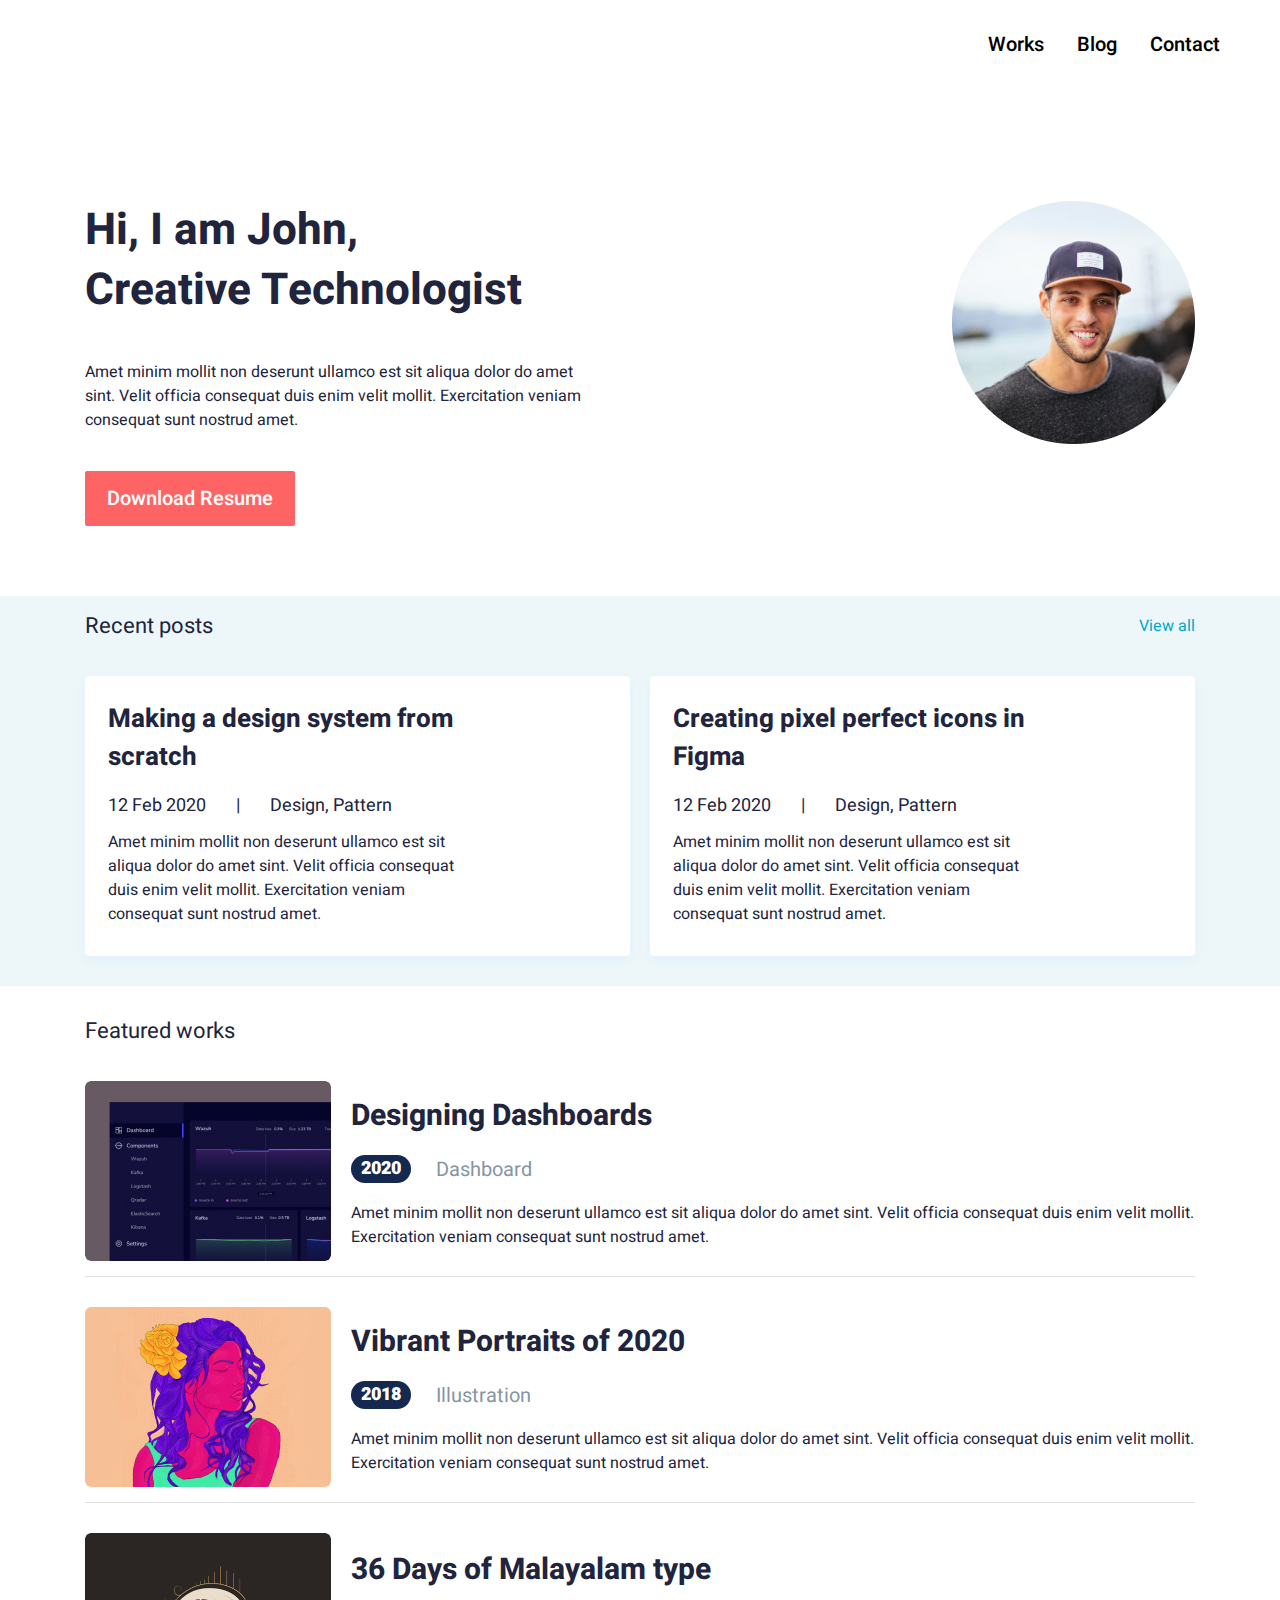
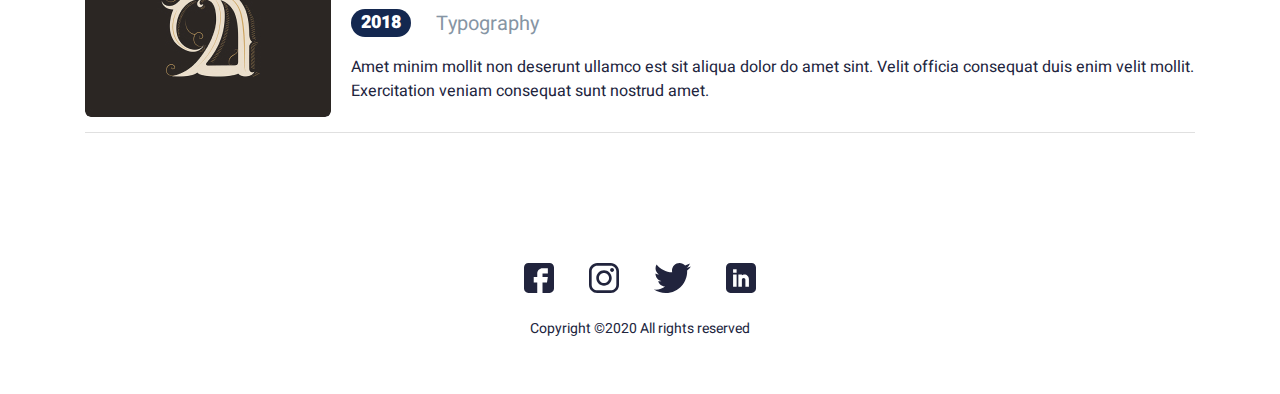
<file: index.html>
<!DOCTYPE html>
<html lang="ru">

<head>
    <meta charset="UTF-8">
    <meta http-equiv="X-UA-Compatible" content="IE=edge">
    <meta name="viewport" content="width=device-width, initial-scale=1.0">
    <title>John | Home Page</title>
    <link rel="stylesheet" href="style/fonts.css">
    <link rel="stylesheet" href="style/style_one.css">
</head>

<body>
    <header class="header">
        <nav class="header__nav">
            <ul class="header__nav-list">
                <li><a href="pages/page_three.html" class="nav-list-link" target="_blank">Works</a></li>
                <li><a href="pages/page_two.html" class="nav-list-link" target="_blank">Blog</a></li>
                <li><a href="#contact" class="nav-list-link">Contact</a></li>
            </ul>
            <div class="burger">
                <span class="line_1"></span>
                <span class="line_2"></span>
                <span class="line_3"></span>
                <div class="burger__content">
                    <ul class="burger-list">
                        <li><a href="pages/page_three.html" class="b-list-link" target="_blank">Works</a></li>
                        <li><a href="pages/page_two.html" class="b-list-link" target="_blank">Blog</a></li>
                        <li><a href="#contact" class="b-list-link">Contact</a></li>
                    </ul>
                </div>
            </div>
        </nav>
    </header>
    <main class="main">
        <div class="container">
            <section class="section__info">
                <div class="section__info-left">
                    <div class="bigtitle">
                        <h2 class="info-left-title">Hi, I am John,</h2> 
                        <h2 class="info-left-title">Creative Technologist</h2>
                    </div>
                    <p class="post-title">Amet minim mollit non deserunt ullamco est sit aliqua dolor do amet sint. Velit officia consequat duis enim velit mollit. Exercitation veniam consequat sunt nostrud amet.</p>
                    <a href="#" class="btn">Download Resume</a>
                </div>
                <div class="section__info-right">
                    <img src="images/john.jpg" alt="John" class="john">
                </div>
            </section>
        </div>
        <section class="sections__posts">
            <div class="container sp">
                <div class="sections__posts">
                    <div class="section__posts-up">
                        <p class="recent">Recent posts</p>
                        <a href="#" class="view">View all</a>
                    </div>
                    <div class="section__posts-down">
                        <div class="down-card">
                            <h2 class="down-card-title">Making a design system from scratch</h2>
                            <div class="down-card-datainfo">
                                <p class="textone">12 Feb 2020</p>
                                <p class="texttwo">Design, Pattern</p>
                            </div>
                            <p class="biginfo">
                                Amet minim mollit non deserunt ullamco est sit aliqua dolor do amet sint. Velit officia consequat duis enim velit mollit. Exercitation veniam consequat sunt nostrud amet.
                            </p>
                        </div>
                        <div class="down-card">
                            <h2 class="down-card-title">Creating pixel perfect icons in Figma</h2>
                            <div class="down-card-datainfo">
                                <p class="textone">12 Feb 2020</p>
                                <p class="texttwo">Design, Pattern</p>
                            </div>
                            <p class="biginfo">
                                Amet minim mollit non deserunt ullamco est sit aliqua dolor do amet sint. Velit officia consequat duis enim velit mollit. Exercitation veniam consequat sunt nostrud amet.
                            </p>
                        </div>
                    </div>
                </div>
            </div>
        </section>
        <div class="container">
            <section class="section__works">
                <p class="recent">Featured works</p>
                <div class="works__card-one">
                    <div>
                        <img src="images/card-img-one.jpg" alt="Card IMG" class="card-img">
                    </div>
                    <div class="card-info">
                        <h2 class="card-info-title">Designing Dashboards</h2>
                        <div class="card-posttitle">
                            <p class="achiev">2020</p>
                            <div class="achiev-name">Dashboard</div>
                        </div>
                        <p class="card-text">Amet minim mollit non deserunt ullamco est sit aliqua dolor do amet sint. Velit officia consequat duis enim velit mollit. Exercitation veniam consequat sunt nostrud amet.</p>
                    </div>
                </div>
                <div class="works__card-one">
                    <div>
                        <img src="images/card-img-two.jpg" alt="Card IMG" class="card-img">
                    </div>
                    <div class="card-info">
                        <h2 class="card-info-title">Vibrant Portraits of 2020</h2>
                        <div class="card-posttitle">
                            <p class="achiev">2018</p>
                            <div class="achiev-name">Illustration</div>
                        </div>
                        <p class="card-text">Amet minim mollit non deserunt ullamco est sit aliqua dolor do amet sint. Velit officia consequat duis enim velit mollit. Exercitation veniam consequat sunt nostrud amet.</p>
                    </div>
                </div>
                <div class="works__card-one">
                    <div>
                        <img src="images/card-img-three.jpg" alt="Card IMG" class="card-img">
                    </div>
                    <div class="card-info">
                        <h2 class="card-info-title">36 Days of Malayalam type</h2>
                        <div class="card-posttitle">
                            <p class="achiev">2018</p>
                            <div class="achiev-name">Typography</div>
                        </div>
                        <p class="card-text">Amet minim mollit non deserunt ullamco est sit aliqua dolor do amet sint. Velit officia consequat duis enim velit mollit. Exercitation veniam consequat sunt nostrud amet.</p>
                    </div>
                </div>
            </section>
        </div>
    </main>
    <footer class="footer">
        <div class="links">
            <ul class="icons-list" id="contact">
                <li><a href="#"><img src="images/icons/fb.svg" alt="Facebook" class="icon"></a></li>
                <li><a href="#"><img src="images/icons/insta.svg" alt="Instagram" class="icon"></a></li>
                <li><a href="#"><img src="images/icons/tw.svg" alt="Twitter" class="icon"></a></li>
                <li><a href="#"><img src="images/icons/in.svg" alt="LinkedIn" class="icon"></a></li>
            </ul>
            <p class="copyright">Copyright ©2020 All rights reserved </p>
        </div>
    </footer>
    <script src="js/script.js"></script>
</body>

</html>
</file>
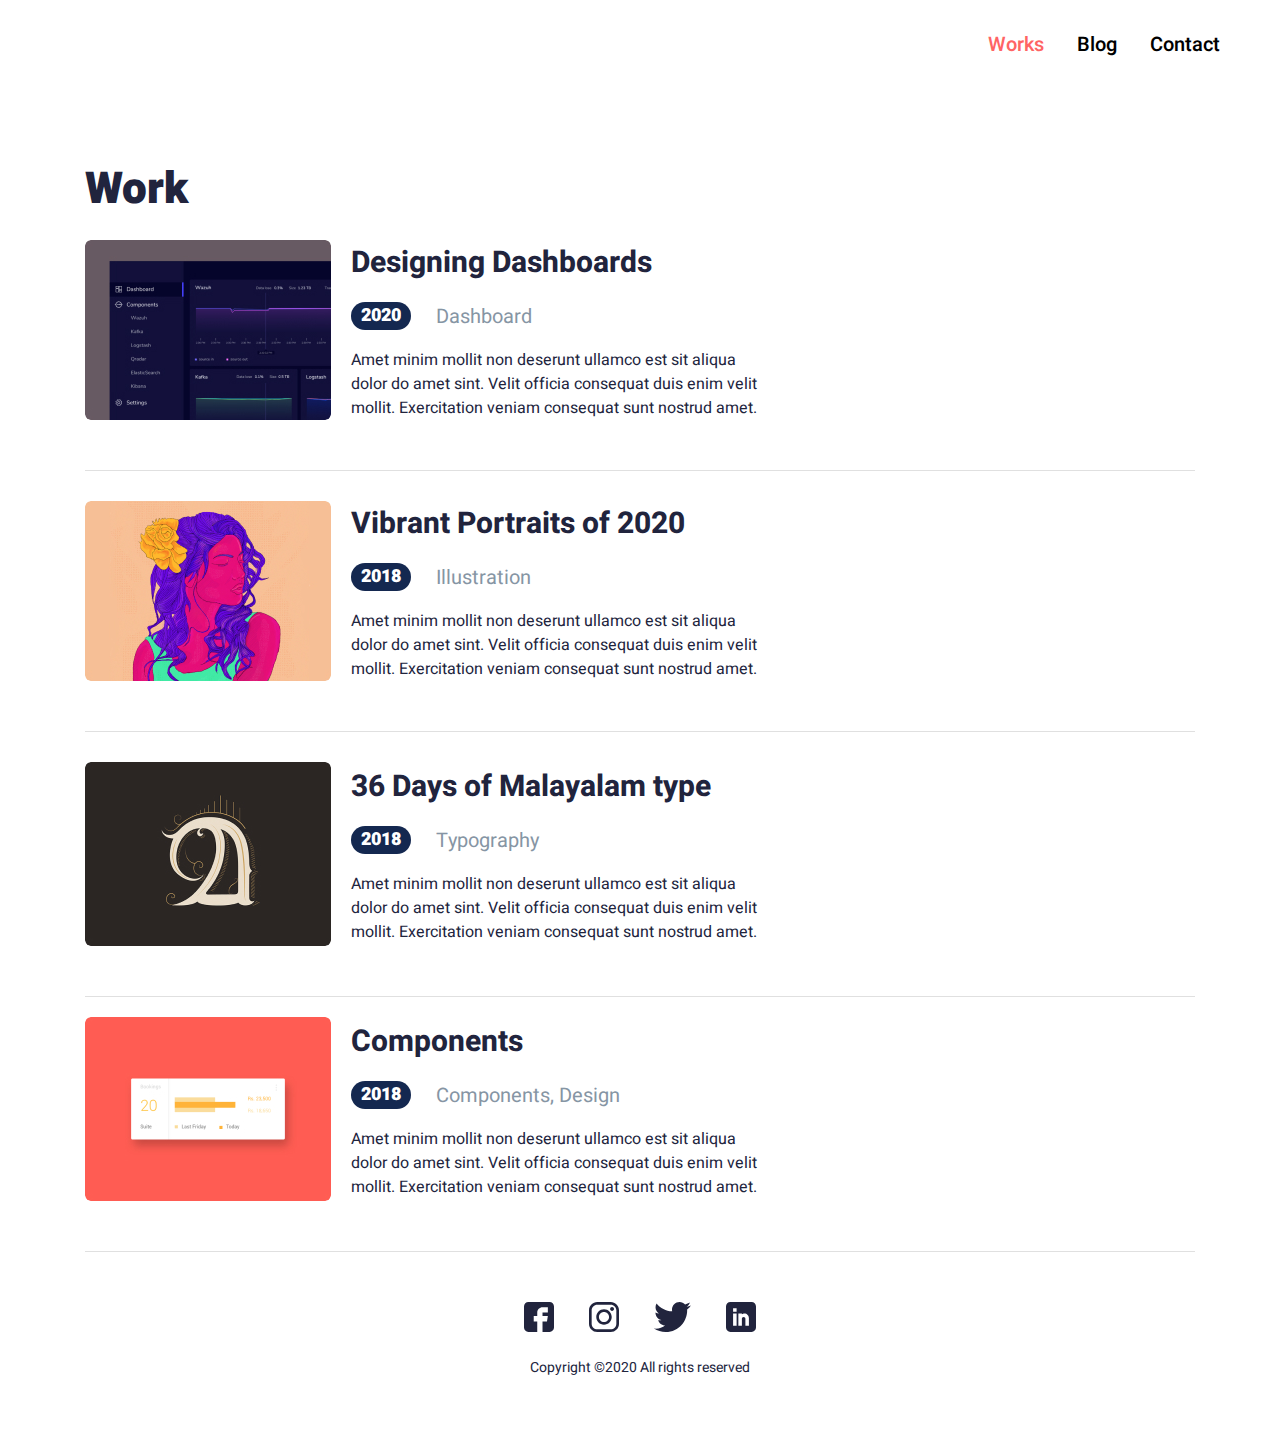
<file: pages/page_three.html>
<!DOCTYPE html>
<html lang="en">
<head>
    <meta charset="UTF-8">
    <meta http-equiv="X-UA-Compatible" content="IE=edge">
    <meta name="viewport" content="width=device-width, initial-scale=1.0">
    <title>John | Work</title>
    <link rel="stylesheet" href="../style/fonts.css">
    <link rel="stylesheet" href="../style/style_three.css">
</head>
<body>
    <header class="header">
        <nav class="header__nav">
            <ul class="header__nav-list">
                <li><a href="../pages/page_three.html" class="nav-list-link" target="_blank" id="neo-list">Works</a></li>
                <li><a href="page_two.html" class="nav-list-link" target="_blank">Blog</a></li>
                <li><a href="#contact" class="nav-list-link">Contact</a></li>
            </ul>
            <div class="burger">
                <span class="line_1"></span>
                <span class="line_2"></span>
                <span class="line_3"></span>
                <div class="burger__content">
                    <ul class="burger-list">
                        <li><a href="../pages/page_three.html" class="b-list-link" target="_blank" id="neo-burger">Works</a></li>
                        <li><a href="page_two.html" class="b-list-link" target="_blank">Blog</a></li>
                        <li><a href="#contact" class="b-list-link">Contact</a></li>
                    </ul>
                </div>
            </div>
        </nav>
    </header>
    <main class="main">
        <div class="container">
            <h1 class="title">Work</h1>
            <div class="section__works">
                <div class="works__card-one">
                    <div>
                        <img src="../images/card-img-one.jpg" alt="Card IMG" class="card-img">
                    </div>
                    <div class="card-info">
                        <h2 class="card-info-title">Designing Dashboards</h2>
                        <div class="card-posttitle">
                            <p class="achiev">2020</p>
                            <div class="achiev-name">Dashboard</div>
                        </div>
                        <p class="card-text">Amet minim mollit non deserunt ullamco est sit aliqua dolor do amet sint. Velit officia consequat duis enim velit mollit. Exercitation veniam consequat sunt nostrud amet.</p>
                    </div>
                </div>
                <div class="works__card-one none">
                    <div>
                        <img src="../images/card-img-two.jpg" alt="Card IMG" class="card-img">
                    </div>
                    <div class="card-info">
                        <h2 class="card-info-title">Vibrant Portraits of 2020</h2>
                        <div class="card-posttitle">
                            <p class="achiev">2018</p>
                            <div class="achiev-name">Illustration</div>
                        </div>
                        <p class="card-text">Amet minim mollit non deserunt ullamco est sit aliqua dolor do amet sint. Velit officia consequat duis enim velit mollit. Exercitation veniam consequat sunt nostrud amet.</p>
                    </div>
                </div>
                <div class="works__card-one none">
                    <div>
                        <img src="../images/card-img-three.jpg" alt="Card IMG" class="card-img">
                    </div>
                    <div class="card-info">
                        <h2 class="card-info-title">36 Days of Malayalam type</h2>
                        <div class="card-posttitle">
                            <p class="achiev">2018</p>
                            <div class="achiev-name">Typography</div>
                        </div>
                        <p class="card-text">Amet minim mollit non deserunt ullamco est sit aliqua dolor do amet sint. Velit officia consequat duis enim velit mollit. Exercitation veniam consequat sunt nostrud amet.</p>
                    </div>
                </div>
                <div class="works__card-one none">
                    <div>
                        <img src="../images/card-img-four-big.jpg" alt="Card IMG" class="card-img">
                    </div>
                    <div class="card-info">
                        <h2 class="card-info-title">Components</h2>
                        <div class="card-posttitle">
                            <p class="achiev">2018</p>
                            <div class="achiev-name">Components, Design</div>
                        </div>
                        <p class="card-text">Amet minim mollit non deserunt ullamco est sit aliqua dolor do amet sint. Velit officia consequat duis enim velit mollit. Exercitation veniam consequat sunt nostrud amet.</p>
                    </div>
                </div>
                <div class="works__card-one epic">
                    <div>
                        <img src="../images/card-img-four-small.jpg" alt="Card IMG" class="card-img">
                    </div>
                    <div class="card-info">
                        <h2 class="card-info-title">Designing Landing pages</h2>
                        <div class="card-posttitle">
                            <p class="achiev">2020</p>
                            <div class="achiev-name">Website</div>
                        </div>
                        <p class="card-text">Amet minim mollit non deserunt ullamco est sit aliqua dolor do amet sint. Velit officia consequat duis enim velit mollit. Exercitation veniam consequat sunt nostrud amet.</p>
                    </div>
                </div>
            </div>
        </div>
    </main>
    <footer class="footer">
        <div class="links">
            <ul class="icons-list" id="contact">
                <li><a href="#"><img src="../images/icons/fb.svg" alt="Facebook" class="icon"></a></li>
                <li><a href="#"><img src="../images/icons/insta.svg" alt="Instagram" class="icon"></a></li>
                <li><a href="#"><img src="../images/icons/tw.svg" alt="Twitter" class="icon"></a></li>
                <li><a href="#"><img src="../images/icons/in.svg" alt="LinkedIn" class="icon"></a></li>
            </ul>
            <p class="copyright">Copyright ©2020 All rights reserved </p>
        </div>
    </footer>
    <script src="../js/script.js"></script>
</body>
</html>
</file>
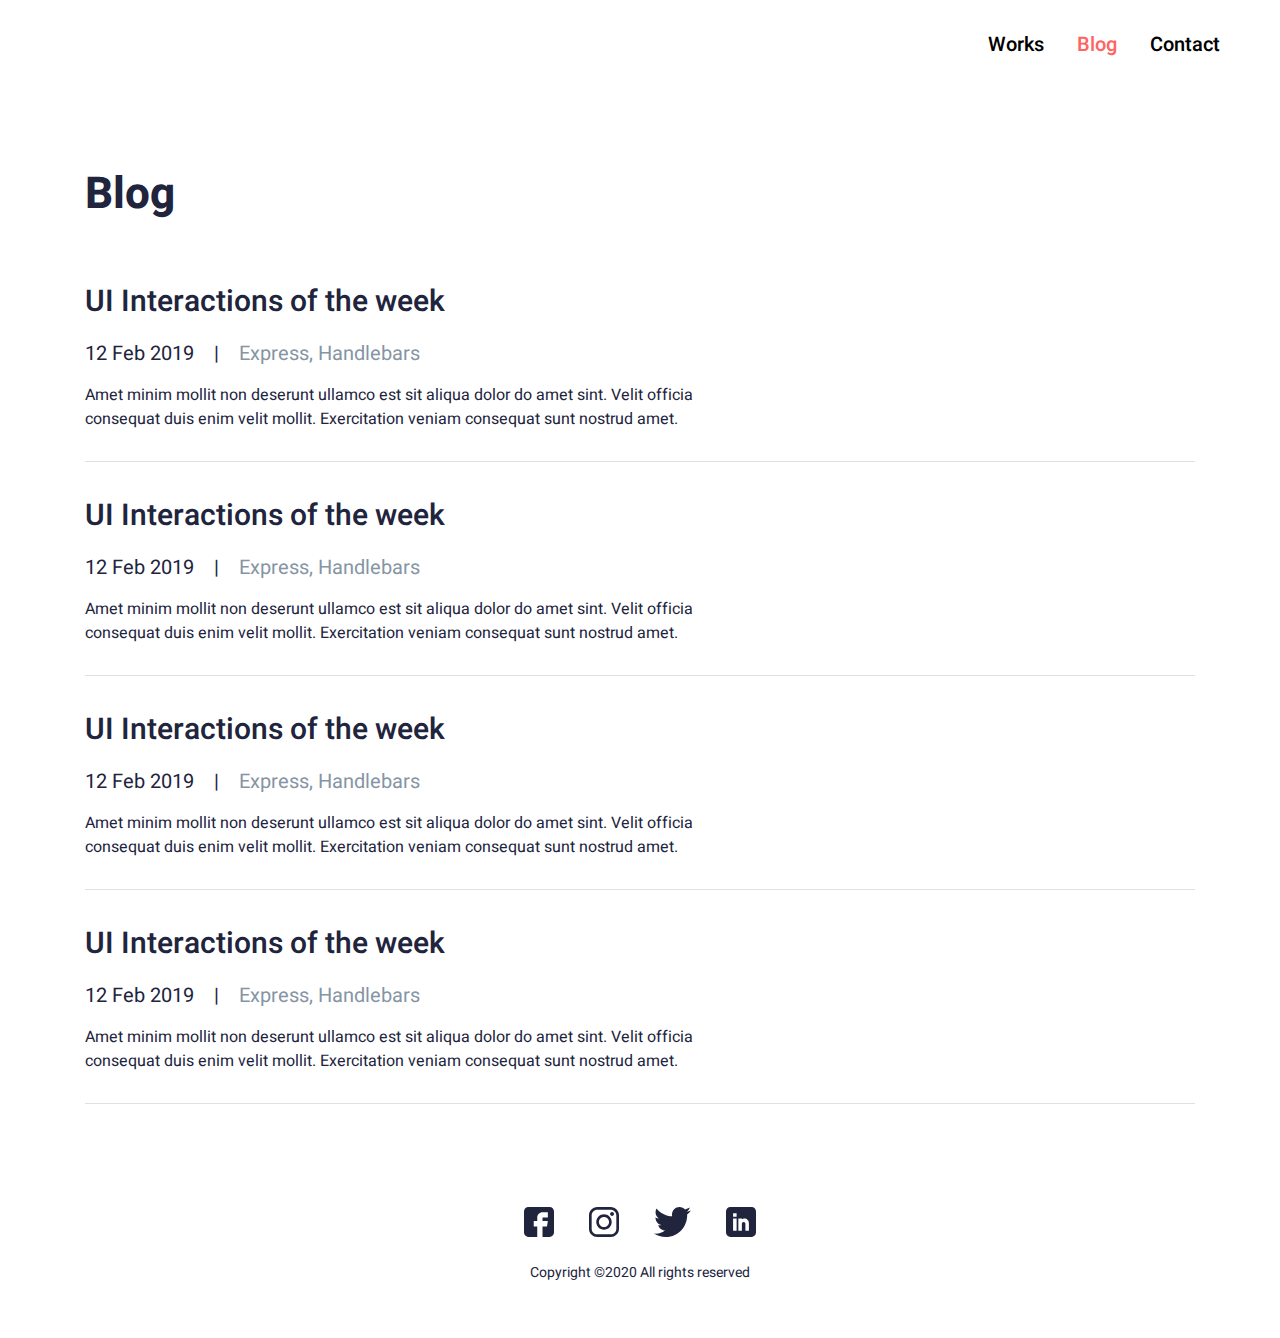
<file: pages/page_two.html>
<!DOCTYPE html>
<html lang="en">

<head>
    <meta charset="UTF-8">
    <meta http-equiv="X-UA-Compatible" content="IE=edge">
    <meta name="viewport" content="width=device-width, initial-scale=1.0">
    <title>John | Blog</title>
    <link rel="stylesheet" href="../style/fonts.css">
    <link rel="stylesheet" href="../style/style_two.css">
</head>

<body>
    <header class="header">
        <nav class="header__nav">
            <ul class="header__nav-list">
                <li><a href="page_three.html" class="nav-list-link" target="_blank">Works</a></li>
                <li><a href="../pages/page_two.html" class="nav-list-link" target="_blank" id="neo-list">Blog</a></li>
                <li><a href="#contact" class="nav-list-link">Contact</a></li>
            </ul>
            <div class="burger">
                <span class="line_1"></span>
                <span class="line_2"></span>
                <span class="line_3"></span>
                <div class="burger__content">
                    <ul class="burger-list">
                        <li><a href="page_three.html" class="b-list-link" target="_blank">Works</a></li>
                        <li><a href="../pages/page_two.html" class="b-list-link" target="_blank" id="neo-burger">Blog</a></li>
                        <li><a href="#contact" class="b-list-link">Contact</a></li>
                    </ul>
                </div>
            </div>
        </nav>
    </header>
    <main class="main">
        <div class="container">
            <section class="section__blog">
                <h1 class="section__blog-title">Blog</h1>
                <section class="section-blocks">
                    <section class="section__blog-block">
                        <h2 class="block-title">UI Interactions of the week</h2>
                        <div class="date">
                            <p class="date-num">12 Feb 2019</p>
                            <p class="date-title">Express, Handlebars</p>
                        </div>
                        <p class="block-text">Amet minim mollit non deserunt ullamco est sit aliqua dolor do amet sint. Velit officia consequat duis enim velit mollit. Exercitation veniam consequat sunt nostrud amet.</p>
                    </section>
                    <section class="section__blog-block">
                        <h2 class="block-title">UI Interactions of the week</h2>
                        <div class="date">
                            <p class="date-num">12 Feb 2019</p>
                            <p class="date-title">Express, Handlebars</p>
                        </div>
                        <p class="block-text">Amet minim mollit non deserunt ullamco est sit aliqua dolor do amet sint. Velit officia consequat duis enim velit mollit. Exercitation veniam consequat sunt nostrud amet.</p>
                    </section>
                    <section class="section__blog-block">
                        <h2 class="block-title">UI Interactions of the week</h2>
                        <div class="date">
                            <p class="date-num">12 Feb 2019</p>
                            <p class="date-title">Express, Handlebars</p>
                        </div>
                        <p class="block-text">Amet minim mollit non deserunt ullamco est sit aliqua dolor do amet sint. Velit officia consequat duis enim velit mollit. Exercitation veniam consequat sunt nostrud amet.</p>
                    </section>
                    <section class="section__blog-block">
                        <h2 class="block-title">UI Interactions of the week</h2>
                        <div class="date">
                            <p class="date-num">12 Feb 2019</p>
                            <p class="date-title">Express, Handlebars</p>
                        </div>
                        <p class="block-text">Amet minim mollit non deserunt ullamco est sit aliqua dolor do amet sint. Velit officia consequat duis enim velit mollit. Exercitation veniam consequat sunt nostrud amet.</p>
                    </section>
                </section>
            </section>
        </div>
    </main>
    <footer class="footer">
        <div class="links">
            <ul class="icons-list" id="contact">
                <li><a href="#"><img src="../images/icons/fb.svg" alt="Facebook" class="icon"></a></li>
                <li><a href="#"><img src="../images/icons/insta.svg" alt="Instagram" class="icon"></a></li>
                <li><a href="#"><img src="../images/icons/tw.svg" alt="Twitter" class="icon"></a></li>
                <li><a href="#"><img src="../images/icons/in.svg" alt="LinkedIn" class="icon"></a></li>
            </ul>
            <p class="copyright">Copyright ©2020 All rights reserved </p>
        </div>
    </footer>
    <script src="../js/script.js"></script>
</body>

</html>
</file>
<file: style/fonts.css>
@font-face {
    font-family: 'Heebo-Regular';
    src: url(../fonts/Heebo/Heebo-Regular.ttf);
}

@font-face {
    font-family: 'Heebo-Medium';
    src: url(../fonts/Heebo/Heebo-Medium.ttf);
}

@font-face {
    font-family: 'Heebo-Bold';
    src: url(../fonts/Heebo/Heebo-Bold.ttf);
}

@font-face {
    font-family: 'Heebo-Black';
    src: url(../fonts/Heebo/Heebo-Black.ttf);
}
</file>
<file: style/style_one.css>
@import url(nullstyle.css);
@import url(burger.css);

:root {
    --hr: 'Heebo-Regular';
    --hm: 'Heebo-Medium';
    --hbold: 'Heebo-Bold';
    --hblack: 'Heebo-Black';
}

body {
    font-family: var(--hr);
}

.header {
    padding-top: 30px;
}

.header__nav {
    width: 100%;
    display: flex;
    justify-content: end;
}

.header__nav-list {
    display: flex;
    gap: 33px;
    align-items: center;
    margin-right: 60px;
}

.nav-list-link {
    font-family: var(--hm);
    font-size: 20px;
    line-height: 29px;
    color: #000000;
}

.nav-list-link::after {
    content: '';
    display: block;
    width: 0%;
    height: 2px;
    transition: all 0.7s;
}

.nav-list-link:hover::after {
    width: 100%;
    height: 2px;
    background: #FF6464;
}

.section__info {
    display: flex;
    justify-content: space-between;
    margin-top: 140px;
}

.section__info-left {
    display: flex;
    flex-direction: column;
    gap: 39px;
}

.bigtitle {
    max-width: 506px;
    width: 100%;
}

.info-left-title {
    font-family: var(--hbold);
    font-weight: 700;
    font-size: 44px;
    line-height: 60px;
    color: #21243D;
}

.post-title {
    max-width: 497px;
    width: 100%;
    font-weight: 400;
    font-size: 16px;
    line-height: 24px;
    color: #21243D;
}

.btn {
    font-size: 20px;
    line-height: 29px;
    font-family: var(--hm);
    color: #FFFFFF;
    background: #FF6464;
    max-width: 210px;
    width: 100%;
    text-align: center;
    padding: 13px 0;
    border-radius: 2px;
    transition: opacity 1s;
}

.btn:hover {
    opacity: 0.8;
}

.john {
    width: 100%;
    object-fit: cover;
}

.sections__posts {
    background: #EDF7FA;
}

.sp {
    margin-top: 70px;
    padding: 7px auto 40px auto !important;
    padding-bottom: 30px;
}

.section__posts-up {
    display: flex;
    justify-content: space-between;
    align-items: center;
    margin-bottom: 20px;
}

.recent {
    font-size: 22px;
    line-height: 60px;
    color: #21243D;
}

.view {
    font-size: 16px;
    line-height: 24px;
    color: #00A8CC;
    transition: opacity 0.5s;
}

.view:hover {
    opacity: 0.5;
}

.section__posts-down {
    display: flex;
    justify-content: center;
    gap: 20px;
}

.down-card {
    background: #FFFFFF;
    box-shadow: 0px 4px 10px rgba(187, 225, 250, 0.25);
    border-radius: 4px;
    width: 50%;
    padding: 24px 21px 30px 23px;
}

.down-card-title {
    max-width: 374px;
    width: 100%;
    font-family: var(--hbold);
    font-size: 26px;
    line-height: 38px;
    color: #21243D;
}

.down-card-datainfo {
    display: flex;
    align-items: center;
    margin: 17px 0 11px 0;
}

.textone,
.texttwo {
    font-size: 18px;
    line-height: 26px;
    color: #21243D;
}

.textone::after {
    content: '|';
    margin: 0 30px;
}

.biginfo {
    font-size: 16px;
    line-height: 24px;
    color: #21243D;
    max-width: 368px;
    width: 100%;
}

.section__works {
    padding: 15px 0 0 0;
}

.works__card-one {
    display: flex;
    margin-top: 20px;
    gap: 20px;
    align-items: center;
    padding: 0 0 15px 0;
    border-bottom: 1px solid #E0E0E0;
}

.works__card-one:nth-of-type(2) {
    margin: 30px 0;
}

.card-img {
    object-fit: cover;
    border-radius: 6px;
}

.card-info {
    display: flex;
    flex-direction: column;
    gap: 17px;
}

.card-info-title {
    font-size: 30px;
    line-height: 44px;
    font-family: var(--hbold);
    color: #21243D;
}

.card-posttitle {
    display: flex;
    align-items: center;
    gap: 25px;
}

.achiev {
    font-size: 18px;
    font-family: var(--hblack);
    color: #FFFFFF;
    background: #142850;
    border-radius: 16px;
    padding: 5px 10px;
}

.achiev-name {
    font-size: 20px;
    line-height: 29px;
    color: #8695A4;
}

.card-text {
    font-size: 16px;
    line-height: 24px;
    width: 100%;
    color: #21243D;
}

.main {
    padding-bottom: 80px;
}

.footer {
    padding: 50px 0 55px 0;
    display: flex;
    justify-content: center;
}

.links {
    display: flex;
    flex-direction: column;
    align-items: center;
    justify-content: center;
    gap: 25px;
}

.icons-list {
    display: flex;
    align-items: center;
    gap: 35px;
}

.icon {
    transition: all 0.5s;
}

.icon:hover {
    transform: rotate(360deg) scale(1.1);
}

.copyright {
    font-size: 14px;
    line-height: 21px;
    text-align: center;
    color: #21243D;
}

@media (max-width:800px) {
    .section__posts-down {
        flex-direction: column;
    }

    .down-card {
        width: 100%;
        display: flex;
        flex-direction: column;
        justify-content: center;
        align-items: center;
    }

    .down-card-title,
    .down-card-datainfo,
    .biginfo {
        text-align: center;
    }
}

@media (max-width:720px) {
    .section__info {
        flex-direction: column;
        align-items: center;
        gap: 34px;
    }

    .section__info-left {
        order: 1;
        gap: 20px;
    }

    .section__info-right {
        width: max-content;
        order: -1;
    }

    .info-left-title,
    .post-title {
        text-align: center;
    }

    .btn {
        margin: 0 auto;
    }
}

@media (max-width:600px) {
    .container {
        padding: auto 30px;
    }

    .works__card-one {
        flex-direction: column;
        align-items: unset;
    }

    .recent {
        text-align: center;
    }
}

@media (max-width:375px) {
    .header__nav-list {
        display: none;
    }

    .burger {
        display: flex;
    }

    .section__info {
        margin-top: 33px;
    }

    .view {
        display: none;
    }

    .section__posts-up {
        margin: 0;
        display: flex;
        justify-content: center;
    }

    .down-card-title,
    .down-card-datainfo,
    .biginfo {
        text-align: unset;
    }

    .down-card-title {
        font-size: 22px;
        line-height: 30px;
    }

    .textone,
    .texttwo {
        font-size: 14px;
        line-height: 24px;
    }

    .down-card {
        display: flex;
        justify-content: unset;
        align-items: unset;
    }

    .card-img {
        width: 100%;
    }

    .card-info-title {
        font-size: 24px;
        line-height: 30px;
    }

    .achiev {
        font-size: 16px;
    }

    .card-text {
        font-size: 16px;
        line-height: 24px;
    }
}
</file>
<file: style/style_three.css>
@import url(nullstyle.css);
@import url(burger.css);

:root {
    --hr: 'Heebo-Regular';
    --hm: 'Heebo-Medium';
    --hbold: 'Heebo-Bold';
    --hblack: 'Heebo-Black';
}

body {
    font-family: var(--hr);
}

.header {
    padding-top: 30px;
}

.header__nav {
    width: 100%;
    display: flex;
    justify-content: end;
}

.header__nav-list {
    display: flex;
    gap: 33px;
    align-items: center;
    margin-right: 60px;
}

.nav-list-link {
    font-family: var(--hm);
    font-size: 20px;
    line-height: 29px;
    color: #000000;
}

#neo-list {
    color: #FF6464 !important;
}

#neo-burger {
    color: #FF6464 !important;
    background: #fff !important;
    border-radius: 5px !important;
    padding: 0 5px !important;
}

.nav-list-link::after {
    content: '';
    display: block;
    height: 1px;
    width: 0%;
    transition: all 0.7s;
}

.nav-list-link:hover::after {
    width: 100%;
    height: 2px;
    background: #FF6464;
}

.main {
    padding: 100px 0 0 0;
}

.title {
    font-family: var(--hblack);
    font-size: 44px;
    line-height: 60px;
    color: #21243D;
}

.works__card-one {
    display: flex;
    margin-top: 20px;
    gap: 20px;
    align-items: center;
    padding: 0 0 50px 0;
    border-bottom: 1px solid #E0E0E0;
}

.epic {
    display: none;
}

.works__card-one:nth-of-type(2) {
    margin: 30px 0;
}

.card-img {
    object-fit: cover;
    border-radius: 6px;
}

.card-info {
    display: flex;
    flex-direction: column;
    gap: 17px;
}

.card-info-title {
    font-size: 30px;
    line-height: 44px;
    font-family: var(--hbold);
    color: #21243D;
}

.card-posttitle {
    display: flex;
    align-items: center;
    gap: 25px;
}

.achiev {
    font-size: 18px;
    font-family: var(--hblack);
    color: #FFFFFF;
    background: #142850;
    border-radius: 16px;
    padding: 5px 10px;
}

.achiev-name {
    font-size: 20px;
    line-height: 29px;
    color: #8695A4;
}

.card-text {
    font-size: 16px;
    line-height: 24px;
    max-width: 418px;
    width: 100%;
    color: #21243D;
}

.footer {
    padding: 50px 0 55px 0;
    display: flex;
    justify-content: center;
}

.links {
    display: flex;
    flex-direction: column;
    align-items: center;
    justify-content: center;
    gap: 25px;
}

.icons-list {
    display: flex;
    align-items: center;
    gap: 35px;
}

.icon {
    transition: all 0.5s;
}

.icon:hover {
    transform: rotate(360deg) scale(1.1);
}

.copyright {
    font-size: 14px;
    line-height: 21px;
    text-align: center;
    color: #21243D;
}

@media (max-width:600px) {
    .works__card-one {
        flex-direction: column;
        align-items: unset;
    }
}

@media (max-width:325px) {
    .card-img {
        width: 100%;
        object-fit: cover;
    }

    .card-info-title {
        font-size: 24px;
        line-height: 30px;
    }

    .epic {
        display: flex;
    }

    .none {
        display: none;
    }

    .title {
        font-family: var(--hbold);
        font-size: 30px;
        line-height: 60px;
    }

    .works__card-one {
        padding: 0 0 17px 0;
    }
}
</file>
<file: style/style_two.css>
@import url(nullstyle.css);
@import url(burger.css);

:root {
    --hr: 'Heebo-Regular';
    --hm: 'Heebo-Medium';
    --hbold: 'Heebo-Bold';
    --hblack: 'Heebo-Black';
}

body {
    font-family: var(--hr);
}

.header {
    padding-top: 30px;
}

.header__nav {
    width: 100%;
    display: flex;
    justify-content: end;
}

.header__nav-list {
    display: flex;
    gap: 33px;
    align-items: center;
    margin-right: 60px;
}

.nav-list-link {
    font-family: var(--hm);
    font-size: 20px;
    line-height: 29px;
    color: #000000;
}

#neo-list {
    color: #FF6464 !important;
}

#neo-burger {
    color: #FF6464 !important;
    background: #fff !important;
    border-radius: 5px !important;
    padding: 0 5px !important;
}

.nav-list-link::after {
    content: '';
    display: block;
    height: 1px;
    width: 0%;
    transition: all 0.7s;
}

.nav-list-link:hover::after {
    width: 100%;
    height: 2px;
    background: #FF6464;
}

.main {
    padding: 105px 0 53px 0;
}

.section__blog {
    display: flex;
    flex-direction: column;
    gap: 55px;
}

.section__blog-title {
    font-family: var(--hbold);
    font-size: 44px;
    line-height: 60px;
    color: #21243D;
}

.section-blocks {
    display: flex;
    flex-direction: column;
    gap: 32px;
}

.section__blog-block {
    display: flex;
    flex-direction: column;
    gap: 15px;
    border-bottom: 1px solid #E0E0E0;
    padding-bottom: 30px;
}

.block-title {
    font-size: 30px;
    line-height: 44px;
    font-family: var(--hm);
    color: #21243D;
    max-width: 682px;
    width: 100%;
}

.date {
    display: flex;
    align-items: center;
}

.date-num {
    font-size: 20px;
    line-height: 29px;
    color: #21243D;
}

.date-num:after {
    content: '|';
    margin: 0 20px;
}

.date-title {
    font-size: 20px;
    line-height: 29px;
    color: #8695A4;
}

.block-text {
    font-size: 16px;
    line-height: 24px;
    color: #21243D;
    max-width: 682px;
    width: 100%;
}

.footer {
    padding: 50px 0 55px 0;
    display: flex;
    justify-content: center;
}

.links {
    display: flex;
    flex-direction: column;
    align-items: center;
    justify-content: center;
    gap: 25px;
}

.icons-list {
    display: flex;
    align-items: center;
    gap: 35px;
}

.icon {
    transition: all 0.5s;
}

.icon:hover {
    transform: rotate(360deg) scale(1.1);
}

.copyright {
    font-size: 14px;
    line-height: 21px;
    text-align: center;
    color: #21243D;
}

@media (max-width:325px) {
    .section__blog-title {
        font-size: 30px;
        line-height: 60px;
    }
    .block-title {
        font-size: 26px;
        line-height: 38px;
    }

    .date-num, 
    .date-title {
        font-size: 16px;
        line-height: 24px;
    }
}
</file>
